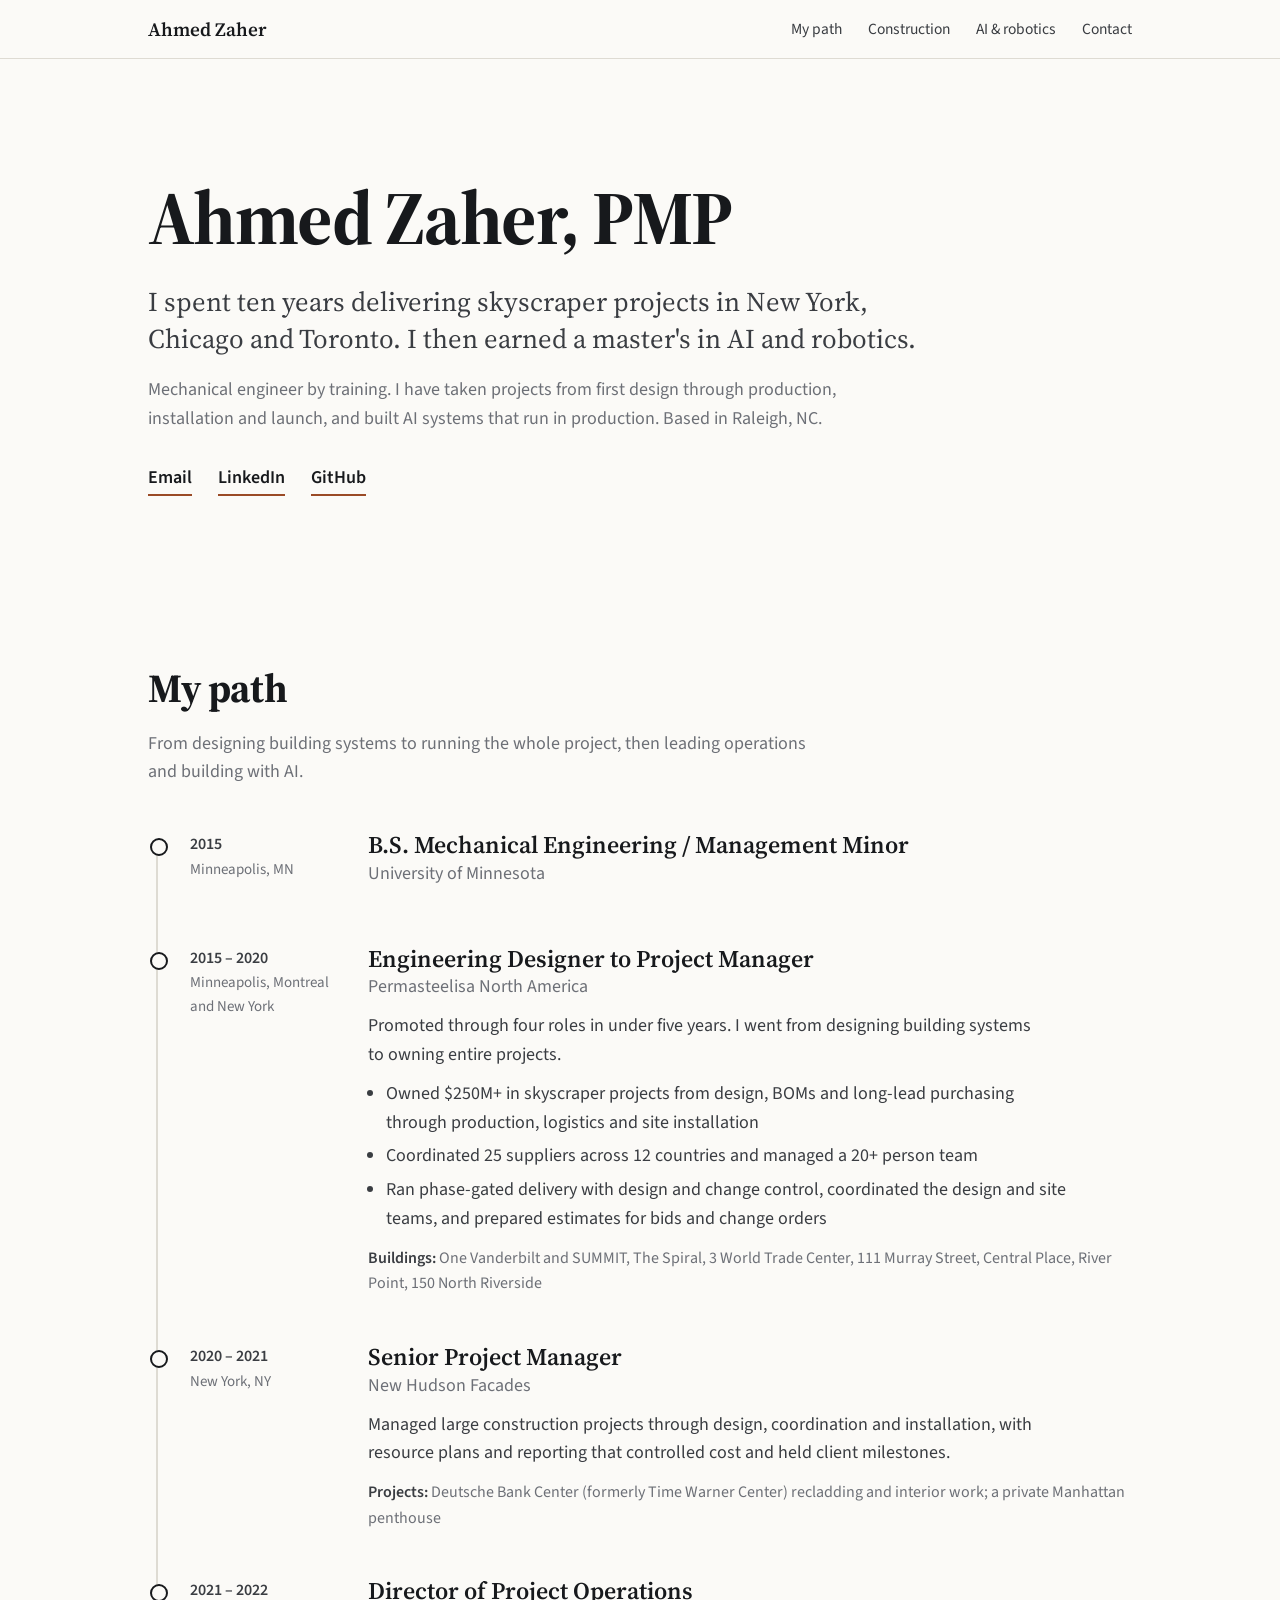
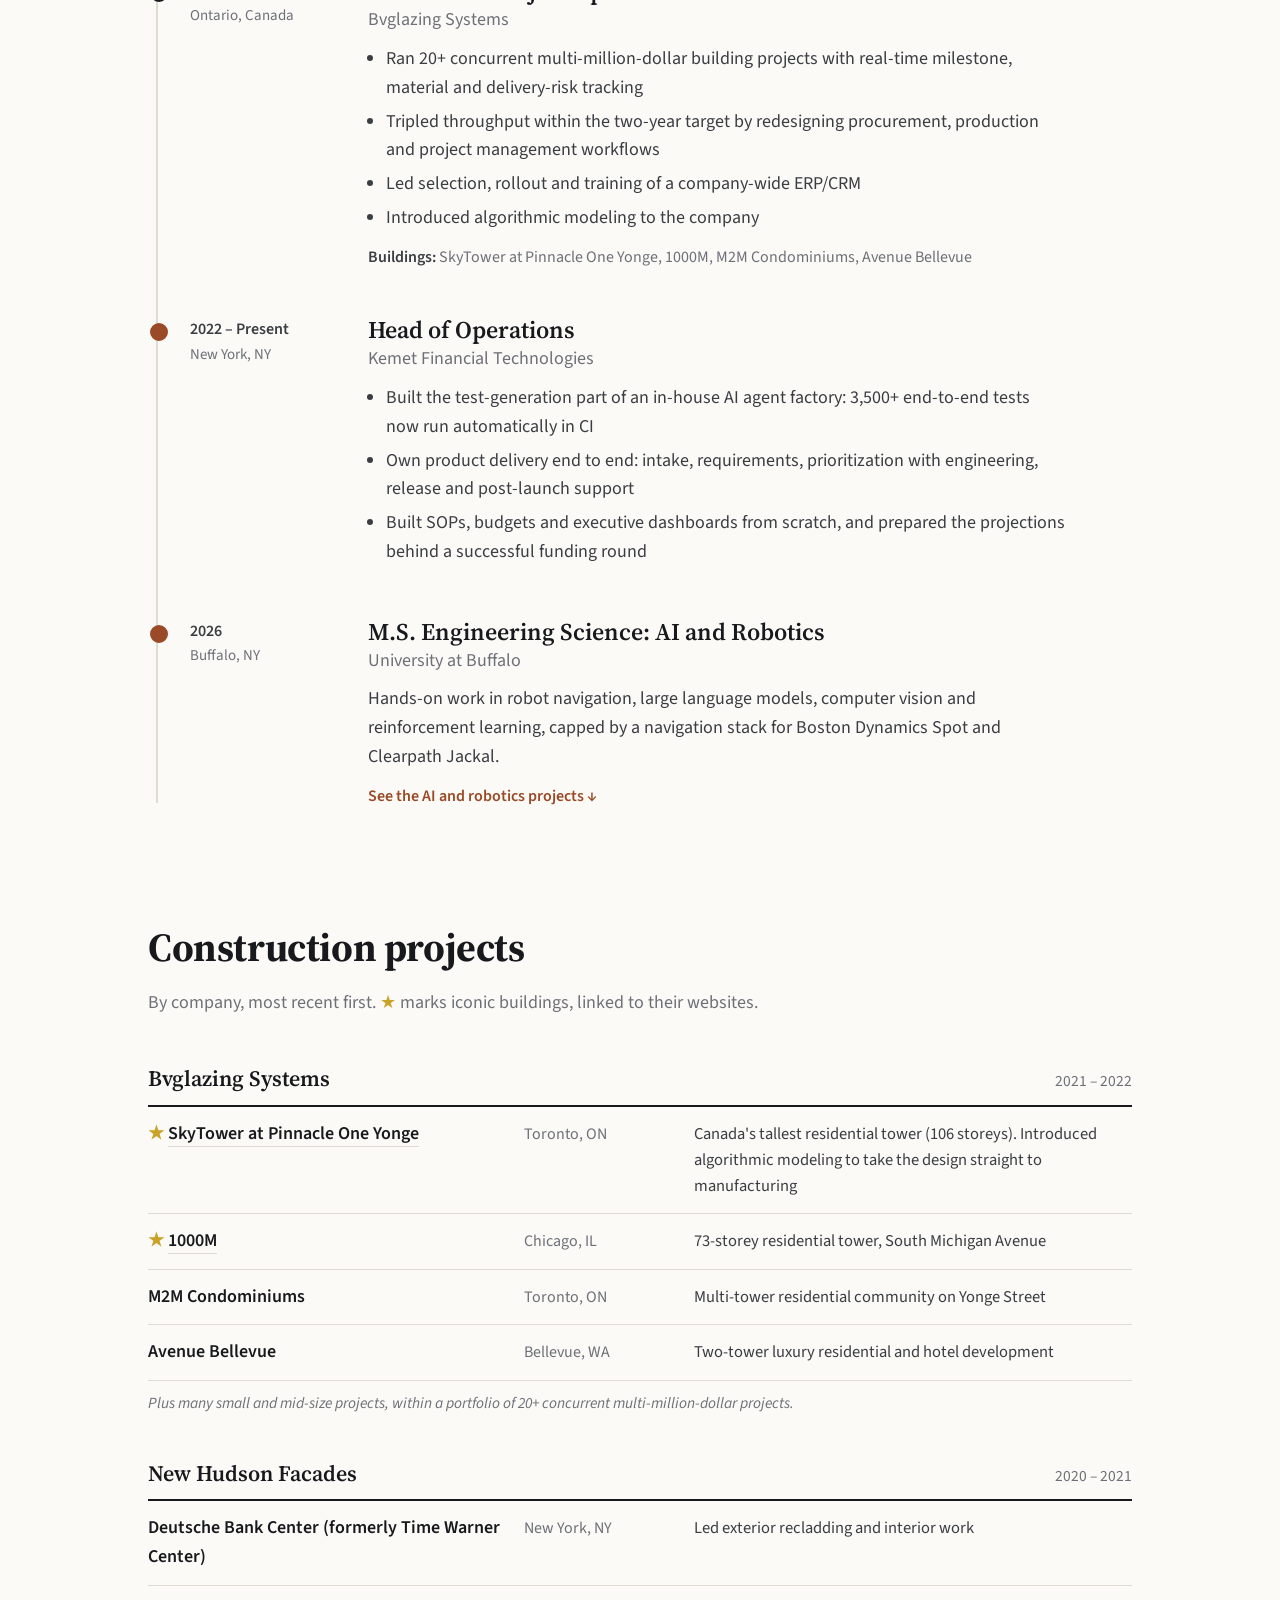
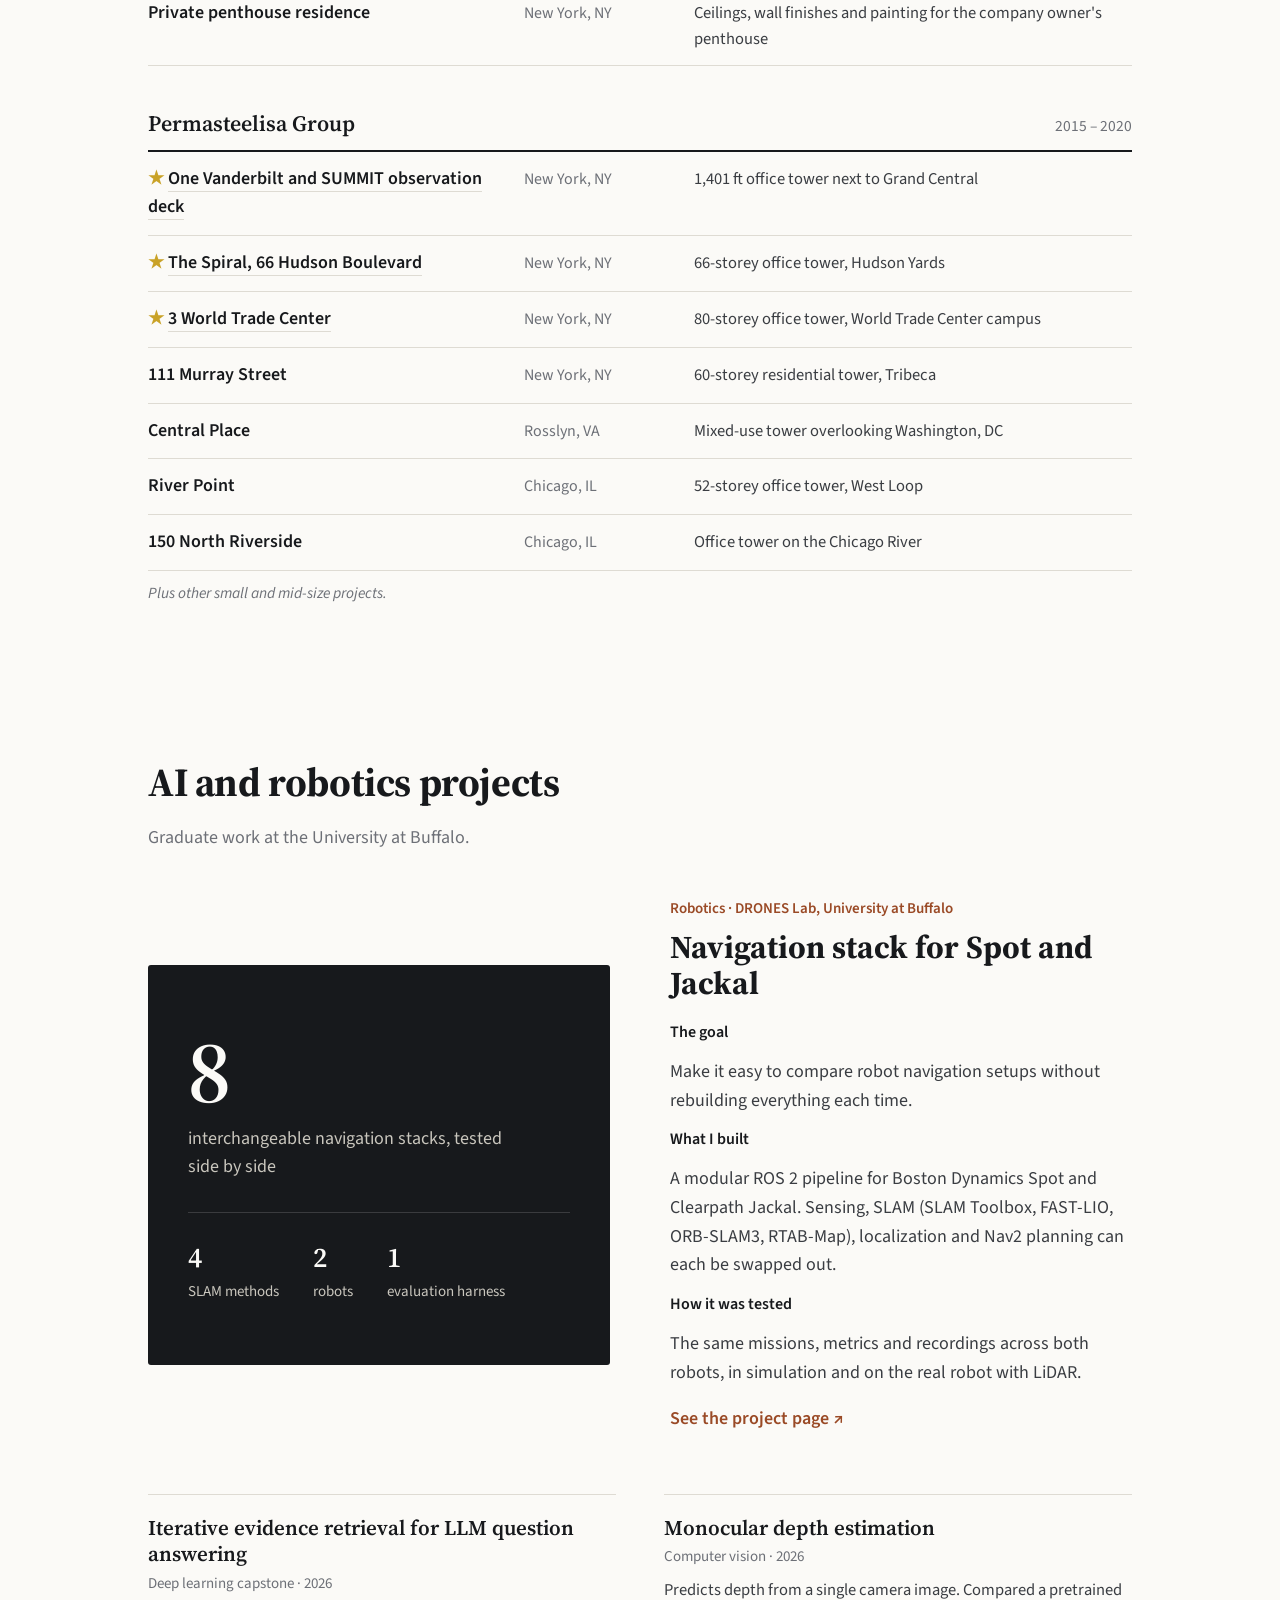
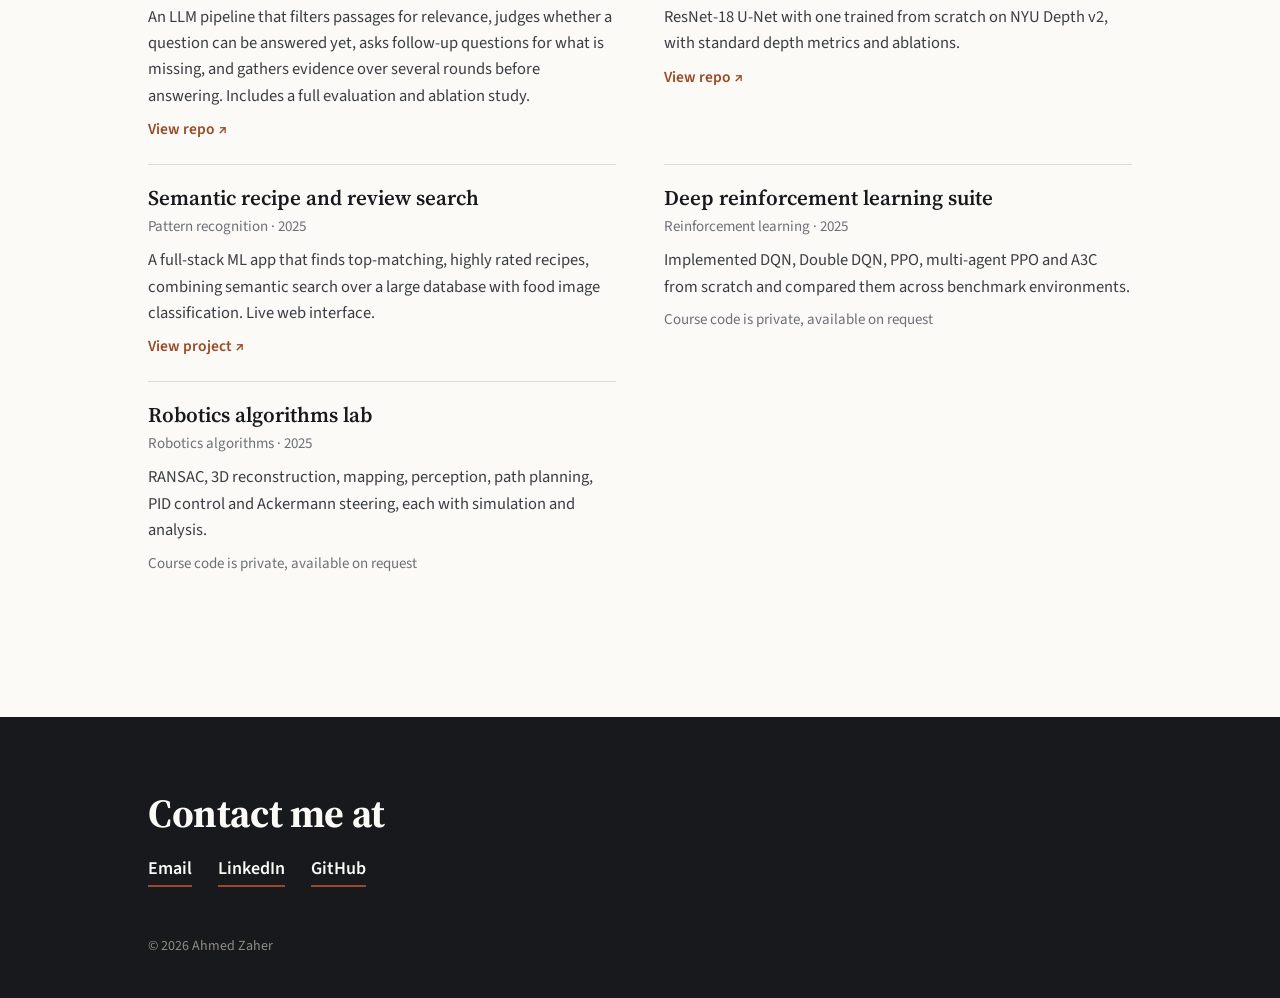
<file: index.html>
<!DOCTYPE html>
<html lang="en">
<head>
<meta charset="UTF-8" />
<meta name="viewport" content="width=device-width, initial-scale=1.0" />
<title>Ahmed Zaher · Construction and AI Project Leader</title>
<meta name="description" content="Ahmed Zaher, PMP. Ten years delivering skyscraper projects such as One Vanderbilt and 3 World Trade Center, and an M.S. in AI and Robotics." />
<link rel="preconnect" href="https://fonts.googleapis.com" />
<link rel="preconnect" href="https://fonts.gstatic.com" crossorigin />
<link href="https://fonts.googleapis.com/css2?family=Source+Serif+4:opsz,wght@8..60,400;8..60,600;8..60,700&family=Source+Sans+3:wght@400;500;600&display=swap" rel="stylesheet" />
<style>
  :root {
    --paper: #fbfaf7;
    --paper-2: #f1efe9;
    --ink: #17191c;
    --ink-2: #3a3d42;
    --muted: #6d7077;
    --line: #dedbd3;
    --accent: #9a4a26;
    --serif: "Source Serif 4", Georgia, serif;
    --sans: "Source Sans 3", -apple-system, "Segoe UI", sans-serif;
    --max: 1080px;
    --pad: clamp(20px, 5vw, 48px);
  }
  * { box-sizing: border-box; margin: 0; padding: 0; }
  html { scroll-behavior: smooth; scroll-padding-top: 70px; }
  body { background: var(--paper); color: var(--ink); font-family: var(--sans); font-size: 18px; line-height: 1.6; -webkit-font-smoothing: antialiased; }
  a { color: inherit; }
  img { display: block; max-width: 100%; }
  .wrap { max-width: var(--max); margin: 0 auto; padding: 0 var(--pad); }

  /* nav */
  nav { position: sticky; top: 0; z-index: 20; background: rgba(251,250,247,0.94); backdrop-filter: blur(8px); border-bottom: 1px solid var(--line); }
  .nav-inner { height: 58px; display: flex; align-items: center; justify-content: space-between; }
  .brand { font-family: var(--serif); font-weight: 600; font-size: 19px; text-decoration: none; }
  .nav-links { display: flex; gap: 26px; font-size: 15.5px; }
  .nav-links a { text-decoration: none; color: var(--ink-2); }
  .nav-links a:hover { color: var(--accent); }

  /* intro */
  .intro { padding: clamp(64px, 10vw, 120px) 0 56px; }
  .intro h1 { font-family: var(--serif); font-weight: 700; font-size: clamp(44px, 7vw, 76px); line-height: 1.02; letter-spacing: -0.02em; margin-bottom: 26px; }
  .intro .lead { font-family: var(--serif); font-size: clamp(21px, 2.6vw, 27px); line-height: 1.4; color: var(--ink-2); max-width: 780px; margin-bottom: 18px; }
  .intro .sub { color: var(--muted); max-width: 700px; margin-bottom: 30px; }
  .links { display: flex; flex-wrap: wrap; gap: 10px 26px; font-weight: 600; }
  .links a { text-decoration: none; border-bottom: 2px solid var(--accent); padding-bottom: 1px; }
  .links a:hover { color: var(--accent); }

  /* numbers */
  .numbers { border-top: 1px solid var(--ink); border-bottom: 1px solid var(--line); display: grid; grid-template-columns: repeat(5, 1fr); }
  .num { padding: 26px 18px 24px 0; }
  .num + .num { padding-left: 18px; border-left: 1px solid var(--line); }
  .num b { display: block; font-family: var(--serif); font-size: clamp(28px, 3.4vw, 38px); font-weight: 600; line-height: 1.1; margin-bottom: 6px; }
  .num span { color: var(--muted); font-size: 15px; line-height: 1.35; display: block; }

  /* sections */
  section { padding: clamp(64px, 9vw, 104px) 0 0; }
  h2 { font-family: var(--serif); font-weight: 700; font-size: clamp(30px, 4vw, 40px); letter-spacing: -0.01em; margin-bottom: 10px; }
  .sec-intro { color: var(--muted); max-width: 680px; margin-bottom: 44px; }

  /* timeline */
  .timeline { position: relative; margin-left: 8px; }
  .timeline::before { content: ""; position: absolute; left: 0; top: 8px; bottom: 8px; width: 2px; background: var(--line); }
  .stop { position: relative; display: grid; grid-template-columns: 150px 1fr; gap: 28px; padding: 0 0 46px 34px; }
  .stop:last-child { padding-bottom: 0; }
  .stop::before { content: ""; position: absolute; left: -6px; top: 7px; width: 14px; height: 14px; border-radius: 50%; background: var(--paper); border: 2px solid var(--ink); }
  .stop.ai::before { background: var(--accent); border-color: var(--accent); }
  .when { font-weight: 600; color: var(--ink-2); font-size: 16px; padding-top: 1px; }
  .where { color: var(--muted); font-size: 15px; font-weight: 400; display: block; }
  .stop h3 { font-family: var(--serif); font-size: 24px; font-weight: 600; line-height: 1.2; }
  .stop .org { color: var(--muted); margin-bottom: 10px; }
  .stop p { color: var(--ink-2); max-width: 680px; }
  .stop ul { margin: 10px 0 0 18px; color: var(--ink-2); max-width: 680px; }
  .stop li { margin-bottom: 5px; }
  .built { margin-top: 12px; font-size: 16px; color: var(--muted); }
  .built strong { color: var(--ink-2); font-weight: 600; }
  .story-link { display: inline-block; margin-top: 12px; font-weight: 600; font-size: 16px; color: var(--accent); text-decoration: none; }
  .story-link:hover { text-decoration: underline; }

  /* stories */
  .story { display: grid; grid-template-columns: 1fr 1fr; gap: clamp(28px, 5vw, 60px); align-items: center; padding: 48px 0; border-top: 1px solid var(--line); }
  .story:first-of-type { border-top: 0; padding-top: 0; }
  .story.flip .story-media { order: 2; }
  .story-media figure { margin: 0; }
  .story-media img { width: 100%; height: 400px; object-fit: cover; border-radius: 3px; }
  .story-media img.contain { object-fit: contain; background: var(--paper-2); padding: 18px 0; }
  figcaption { font-size: 13.5px; color: var(--muted); margin-top: 8px; }
  figcaption a { color: var(--muted); }
  .kicker { font-size: 15px; font-weight: 600; color: var(--accent); margin-bottom: 8px; }
  .story h3 { font-family: var(--serif); font-size: clamp(26px, 3vw, 32px); font-weight: 700; line-height: 1.15; margin-bottom: 18px; }
  .story dl { display: grid; gap: 12px; }
  .story dt { font-weight: 600; font-size: 16px; }
  .story dd { color: var(--ink-2); }
  .story .more { display: inline-block; margin-top: 18px; font-weight: 600; color: var(--accent); text-decoration: none; }
  .story .more:hover { text-decoration: underline; }
  .panel { height: 400px; border-radius: 3px; background: var(--ink); color: var(--paper); display: flex; flex-direction: column; justify-content: center; padding: 40px; }
  .panel b { font-family: var(--serif); font-size: clamp(56px, 8vw, 88px); line-height: 1; font-weight: 600; }
  .panel span { font-size: 18px; color: #c9c6bd; margin-top: 10px; max-width: 340px; }
  .panel .row { display: flex; gap: 34px; margin-top: 30px; padding-top: 22px; border-top: 1px solid rgba(255,255,255,0.15); }
  .panel .row div { font-size: 15px; color: #c9c6bd; }
  .panel .row strong { display: block; font-family: var(--serif); font-size: 28px; color: var(--paper); font-weight: 600; }

  /* tables */
  .group { margin-bottom: 40px; }
  .group-head { display: flex; justify-content: space-between; align-items: baseline; gap: 16px; border-bottom: 2px solid var(--ink); padding-bottom: 8px; }
  .group-head h3 { font-family: var(--serif); font-size: 22px; font-weight: 600; }
  .group-head span { color: var(--muted); font-size: 15.5px; white-space: nowrap; }
  .prow { display: grid; grid-template-columns: minmax(0, 1.3fr) 150px minmax(0, 1.6fr); gap: 20px; padding: 13px 0; border-bottom: 1px solid var(--line); align-items: baseline; }
  .prow .n { font-weight: 600; }
  .prow .n a { text-decoration: none; border-bottom: 1px solid var(--line); }
  .prow .n a:hover { color: var(--accent); border-color: var(--accent); }
  .star { color: #c9a227; }
  .prow .c { color: var(--muted); font-size: 16px; }
  .prow .d { color: var(--ink-2); font-size: 16.5px; }
  .note { color: var(--muted); font-size: 15.5px; font-style: italic; padding-top: 10px; }

  .work { display: grid; grid-template-columns: 1fr 1fr; gap: 0 48px; }
  .work-item { padding: 20px 0; border-top: 1px solid var(--line); }
  .work-item h3 { font-family: var(--serif); font-size: 21px; font-weight: 600; line-height: 1.25; margin-bottom: 4px; }
  .work-item .meta { color: var(--muted); font-size: 15px; margin-bottom: 8px; }
  .work-item p { color: var(--ink-2); font-size: 16.5px; }
  .work-item a { display: inline-block; margin-top: 8px; font-weight: 600; font-size: 15.5px; color: var(--accent); text-decoration: none; }
  .work-item a:hover { text-decoration: underline; }
  .work-item .private { display: inline-block; margin-top: 8px; font-size: 15px; color: var(--muted); }

  .skills { display: grid; grid-template-columns: 210px 1fr; border-top: 1px solid var(--line); }
  .skills dt, .skills dd { padding: 14px 0; border-bottom: 1px solid var(--line); }
  .skills dt { font-weight: 600; }
  .skills dd { color: var(--ink-2); }

  footer { margin-top: clamp(72px, 10vw, 120px); background: var(--ink); color: var(--paper); padding: 64px 0 40px; }
  footer h2 { color: var(--paper); }
  footer p { color: #c9c6bd; margin-bottom: 24px; max-width: 600px; }
  footer .links a { color: var(--paper); }
  footer .small { margin-top: 48px; font-size: 14px; color: #8f8c85; }

  @media (max-width: 860px) {
    .numbers { grid-template-columns: 1fr 1fr; }
    .num, .num + .num { padding: 18px 12px 18px 0; border-left: 0; border-top: 1px solid var(--line); }
    .stop { grid-template-columns: 1fr; gap: 6px; }
    .story, .work { grid-template-columns: 1fr; }
    .story.flip .story-media { order: 0; }
    .story-media img, .panel { height: 300px; }
    .prow { grid-template-columns: 1fr; gap: 2px; }
    .skills { grid-template-columns: 1fr; }
    .skills dt { border-bottom: 0; padding-bottom: 0; }
    .nav-links a.hide { display: none; }
  }
</style>
</head>
<body>

<nav>
  <div class="wrap nav-inner">
    <a href="#top" class="brand">Ahmed Zaher</a>
    <div class="nav-links">
      <a href="#path">My path</a>
      <a href="#projects" class="hide">Construction</a>
      <a href="#ai-work" class="hide">AI &amp; robotics</a>
      <a href="#contact">Contact</a>
    </div>
  </div>
</nav>

<header id="top" class="intro">
  <div class="wrap">
    <h1>Ahmed Zaher, PMP</h1>
    <p class="lead">I spent ten years delivering skyscraper projects in New York, Chicago and Toronto. I then earned a master's in AI and robotics.</p>
    <p class="sub">Mechanical engineer by training. I have taken projects from first design through production, installation and launch, and built AI systems that run in production. Based in Raleigh, NC.</p>
    <div class="links">
      <a href="mailto:azaher4602@gmail.com">Email</a>
      <a href="https://www.linkedin.com/in/az1205" target="_blank" rel="noopener">LinkedIn</a>
      <a href="https://github.com/azaher1215" target="_blank" rel="noopener">GitHub</a>
    </div>
  </div>
</header>


<main>

<section id="path">
  <div class="wrap">
    <h2>My path</h2>
    <p class="sec-intro">From designing building systems to running the whole project, then leading operations and building with AI.</p>

    <div class="timeline">
      <div class="stop">
        <div class="when">2015<span class="where">Minneapolis, MN</span></div>
        <div>
          <h3>B.S. Mechanical Engineering / Management Minor</h3>
          <div class="org">University of Minnesota</div>
        </div>
      </div>

      <div class="stop">
        <div class="when">2015 – 2020<span class="where">Minneapolis, Montreal and New York</span></div>
        <div>
          <h3>Engineering Designer to Project Manager</h3>
          <div class="org">Permasteelisa North America</div>
          <p>Promoted through four roles in under five years. I went from designing building systems to owning entire projects.</p>
          <ul>
            <li>Owned $250M+ in skyscraper projects from design, BOMs and long-lead purchasing through production, logistics and site installation</li>
            <li>Coordinated 25 suppliers across 12 countries and managed a 20+ person team</li>
            <li>Ran phase-gated delivery with design and change control, coordinated the design and site teams, and prepared estimates for bids and change orders</li>
          </ul>
          <div class="built"><strong>Buildings:</strong> One Vanderbilt and SUMMIT, The Spiral, 3 World Trade Center, 111 Murray Street, Central Place, River Point, 150 North Riverside</div>
        </div>
      </div>

      <div class="stop">
        <div class="when">2020 – 2021<span class="where">New York, NY</span></div>
        <div>
          <h3>Senior Project Manager</h3>
          <div class="org">New Hudson Facades</div>
          <p>Managed large construction projects through design, coordination and installation, with resource plans and reporting that controlled cost and held client milestones.</p>
          <div class="built"><strong>Projects:</strong> Deutsche Bank Center (formerly Time Warner Center) recladding and interior work; a private Manhattan penthouse</div>
        </div>
      </div>

      <div class="stop">
        <div class="when">2021 – 2022<span class="where">Ontario, Canada</span></div>
        <div>
          <h3>Director of Project Operations</h3>
          <div class="org">Bvglazing Systems</div>
          <ul>
            <li>Ran 20+ concurrent multi-million-dollar building projects with real-time milestone, material and delivery-risk tracking</li>
            <li>Tripled throughput within the two-year target by redesigning procurement, production and project management workflows</li>
            <li>Led selection, rollout and training of a company-wide ERP/CRM</li>
            <li>Introduced algorithmic modeling to the company</li>
          </ul>
          <div class="built"><strong>Buildings:</strong> SkyTower at Pinnacle One Yonge, 1000M, M2M Condominiums, Avenue Bellevue</div>
        </div>
      </div>

      <div class="stop ai">
        <div class="when">2022 – Present<span class="where">New York, NY</span></div>
        <div>
          <h3>Head of Operations</h3>
          <div class="org">Kemet Financial Technologies</div>
          <ul>
            <li>Built the test-generation part of an in-house AI agent factory: 3,500+ end-to-end tests now run automatically in CI</li>
            <li>Own product delivery end to end: intake, requirements, prioritization with engineering, release and post-launch support</li>
            <li>Built SOPs, budgets and executive dashboards from scratch, and prepared the projections behind a successful funding round</li>
          </ul>
        </div>
      </div>

      <div class="stop ai">
        <div class="when">2026<span class="where">Buffalo, NY</span></div>
        <div>
          <h3>M.S. Engineering Science: AI and Robotics</h3>
          <div class="org">University at Buffalo</div>
          <p>Hands-on work in robot navigation, large language models, computer vision and reinforcement learning, capped by a navigation stack for Boston Dynamics Spot and Clearpath Jackal.</p>
          <a class="story-link" href="#ai-work">See the AI and robotics projects ↓</a>
        </div>
      </div>
    </div>
  </div>
</section>

<section id="projects">
  <div class="wrap">
    <h2>Construction projects</h2>
    <p class="sec-intro">By company, most recent first. <span class="star">★</span> marks iconic buildings, linked to their websites.</p>

    <div class="group">
      <div class="group-head"><h3>Bvglazing Systems</h3><span>2021 – 2022</span></div>
      <div class="prow"><div class="n"><span class="star" title="Iconic building">★</span> <a href="https://oneyongeskytower.com/" target="_blank" rel="noopener">SkyTower at Pinnacle One Yonge</a></div><div class="c">Toronto, ON</div><div class="d">Canada's tallest residential tower (106 storeys). Introduced algorithmic modeling to take the design straight to manufacturing</div></div>
      <div class="prow"><div class="n"><span class="star" title="Iconic building">★</span> <a href="https://1000mchicago.com/" target="_blank" rel="noopener">1000M</a></div><div class="c">Chicago, IL</div><div class="d">73-storey residential tower, South Michigan Avenue</div></div>
      <div class="prow"><div class="n">M2M Condominiums</div><div class="c">Toronto, ON</div><div class="d">Multi-tower residential community on Yonge Street</div></div>
      <div class="prow"><div class="n">Avenue Bellevue</div><div class="c">Bellevue, WA</div><div class="d">Two-tower luxury residential and hotel development</div></div>
      <div class="note">Plus many small and mid-size projects, within a portfolio of 20+ concurrent multi-million-dollar projects.</div>
    </div>

    <div class="group">
      <div class="group-head"><h3>New Hudson Facades</h3><span>2020 – 2021</span></div>
      <div class="prow"><div class="n">Deutsche Bank Center (formerly Time Warner Center)</div><div class="c">New York, NY</div><div class="d">Led exterior recladding and interior work</div></div>
      <div class="prow"><div class="n">Private penthouse residence</div><div class="c">New York, NY</div><div class="d">Ceilings, wall finishes and painting for the company owner's penthouse</div></div>
    </div>

    <div class="group">
      <div class="group-head"><h3>Permasteelisa Group</h3><span>2015 – 2020</span></div>
      <div class="prow"><div class="n"><span class="star" title="Iconic building">★</span> <a href="https://onevanderbilt.com/" target="_blank" rel="noopener">One Vanderbilt and SUMMIT observation deck</a></div><div class="c">New York, NY</div><div class="d">1,401 ft office tower next to Grand Central</div></div>
      <div class="prow"><div class="n"><span class="star" title="Iconic building">★</span> <a href="https://www.thespiralny.com/" target="_blank" rel="noopener">The Spiral, 66 Hudson Boulevard</a></div><div class="c">New York, NY</div><div class="d">66-storey office tower, Hudson Yards</div></div>
      <div class="prow"><div class="n"><span class="star" title="Iconic building">★</span> <a href="https://www.3wtc.com/" target="_blank" rel="noopener">3 World Trade Center</a></div><div class="c">New York, NY</div><div class="d">80-storey office tower, World Trade Center campus</div></div>
      <div class="prow"><div class="n">111 Murray Street</div><div class="c">New York, NY</div><div class="d">60-storey residential tower, Tribeca</div></div>
      <div class="prow"><div class="n">Central Place</div><div class="c">Rosslyn, VA</div><div class="d">Mixed-use tower overlooking Washington, DC</div></div>
      <div class="prow"><div class="n">River Point</div><div class="c">Chicago, IL</div><div class="d">52-storey office tower, West Loop</div></div>
      <div class="prow"><div class="n">150 North Riverside</div><div class="c">Chicago, IL</div><div class="d">Office tower on the Chicago River</div></div>
      <div class="note">Plus other small and mid-size projects.</div>
    </div>
  </div>
</section>

<section id="ai-work">
  <div class="wrap">
    <h2>AI and robotics projects</h2>
    <p class="sec-intro">Graduate work at the University at Buffalo.</p>
    <article class="story" id="nav-stack">
      <div class="story-media">
        <div class="panel">
          <b>8</b>
          <span>interchangeable navigation stacks, tested side by side</span>
          <div class="row">
            <div><strong>4</strong>SLAM methods</div>
            <div><strong>2</strong>robots</div>
            <div><strong>1</strong>evaluation harness</div>
          </div>
        </div>
      </div>
      <div>
        <div class="kicker">Robotics · DRONES Lab, University at Buffalo</div>
        <h3>Navigation stack for Spot and Jackal</h3>
        <dl>
          <dt>The goal</dt>
          <dd>Make it easy to compare robot navigation setups without rebuilding everything each time.</dd>
          <dt>What I built</dt>
          <dd>A modular ROS 2 pipeline for Boston Dynamics Spot and Clearpath Jackal. Sensing, SLAM (SLAM Toolbox, FAST-LIO, ORB-SLAM3, RTAB-Map), localization and Nav2 planning can each be swapped out.</dd>
          <dt>How it was tested</dt>
          <dd>The same missions, metrics and recordings across both robots, in simulation and on the real robot with LiDAR.</dd>
        </dl>
        <a class="more" href="dronestack/" target="_blank" rel="noopener">See the project page ↗</a>
      </div>
    </article>
    <div class="work" style="margin-top:12px">
      <div class="work-item">
        <h3>Iterative evidence retrieval for LLM question answering</h3>
        <div class="meta">Deep learning capstone · 2026</div>
        <p>An LLM pipeline that filters passages for relevance, judges whether a question can be answered yet, asks follow-up questions for what is missing, and gathers evidence over several rounds before answering. Includes a full evaluation and ablation study.</p>
        <a href="https://github.com/azaher1215/CSE676-Capstone" target="_blank" rel="noopener">View repo ↗</a>
      </div>
      <div class="work-item">
        <h3>Monocular depth estimation</h3>
        <div class="meta">Computer vision · 2026</div>
        <p>Predicts depth from a single camera image. Compared a pretrained ResNet-18 U-Net with one trained from scratch on NYU Depth v2, with standard depth metrics and ablations.</p>
        <a href="https://github.com/azaher1215/CSE573-Final-project" target="_blank" rel="noopener">View repo ↗</a>
      </div>
      <div class="work-item">
        <h3>Semantic recipe and review search</h3>
        <div class="meta">Pattern recognition · 2025</div>
        <p>A full-stack ML app that finds top-matching, highly rated recipes, combining semantic search over a large database with food image classification. Live web interface.</p>
        <a href="https://huggingface.co/PatternGroup5" target="_blank" rel="noopener">View project ↗</a>
      </div>
      <div class="work-item">
        <h3>Deep reinforcement learning suite</h3>
        <div class="meta">Reinforcement learning · 2025</div>
        <p>Implemented DQN, Double DQN, PPO, multi-agent PPO and A3C from scratch and compared them across benchmark environments.</p>
        <span class="private">Course code is private, available on request</span>
      </div>
      <div class="work-item">
        <h3>Robotics algorithms lab</h3>
        <div class="meta">Robotics algorithms · 2025</div>
        <p>RANSAC, 3D reconstruction, mapping, perception, path planning, PID control and Ackermann steering, each with simulation and analysis.</p>
        <span class="private">Course code is private, available on request</span>
      </div>
    </div>
  </div>
</section>



</main>

<footer id="contact">
  <div class="wrap">
    <h2>Contact me at</h2>
    <div class="links">
      <a href="mailto:azaher4602@gmail.com">Email</a>
      <a href="https://www.linkedin.com/in/az1205" target="_blank" rel="noopener">LinkedIn</a>
      <a href="https://github.com/azaher1215" target="_blank" rel="noopener">GitHub</a>
    </div>
    <div class="small">© 2026 Ahmed Zaher</div>
  </div>
</footer>

</body>
</html>
</file>
